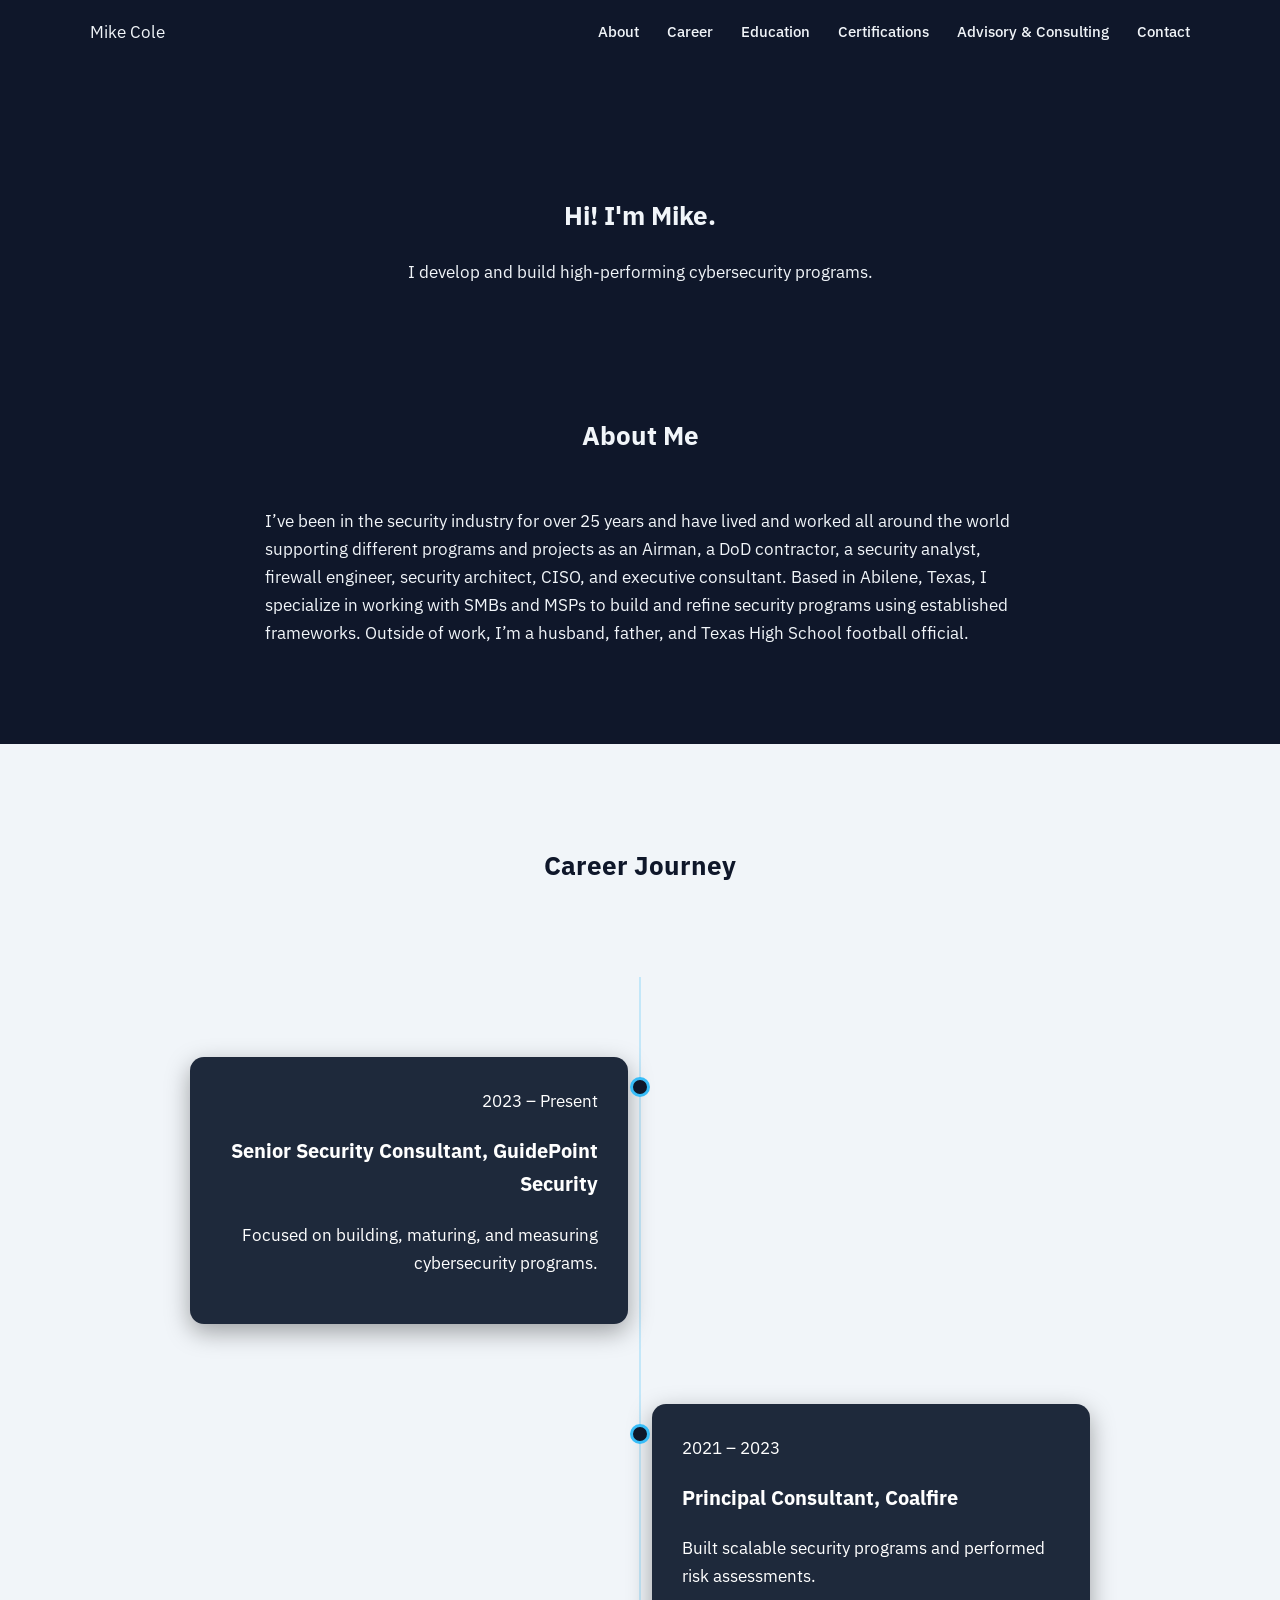
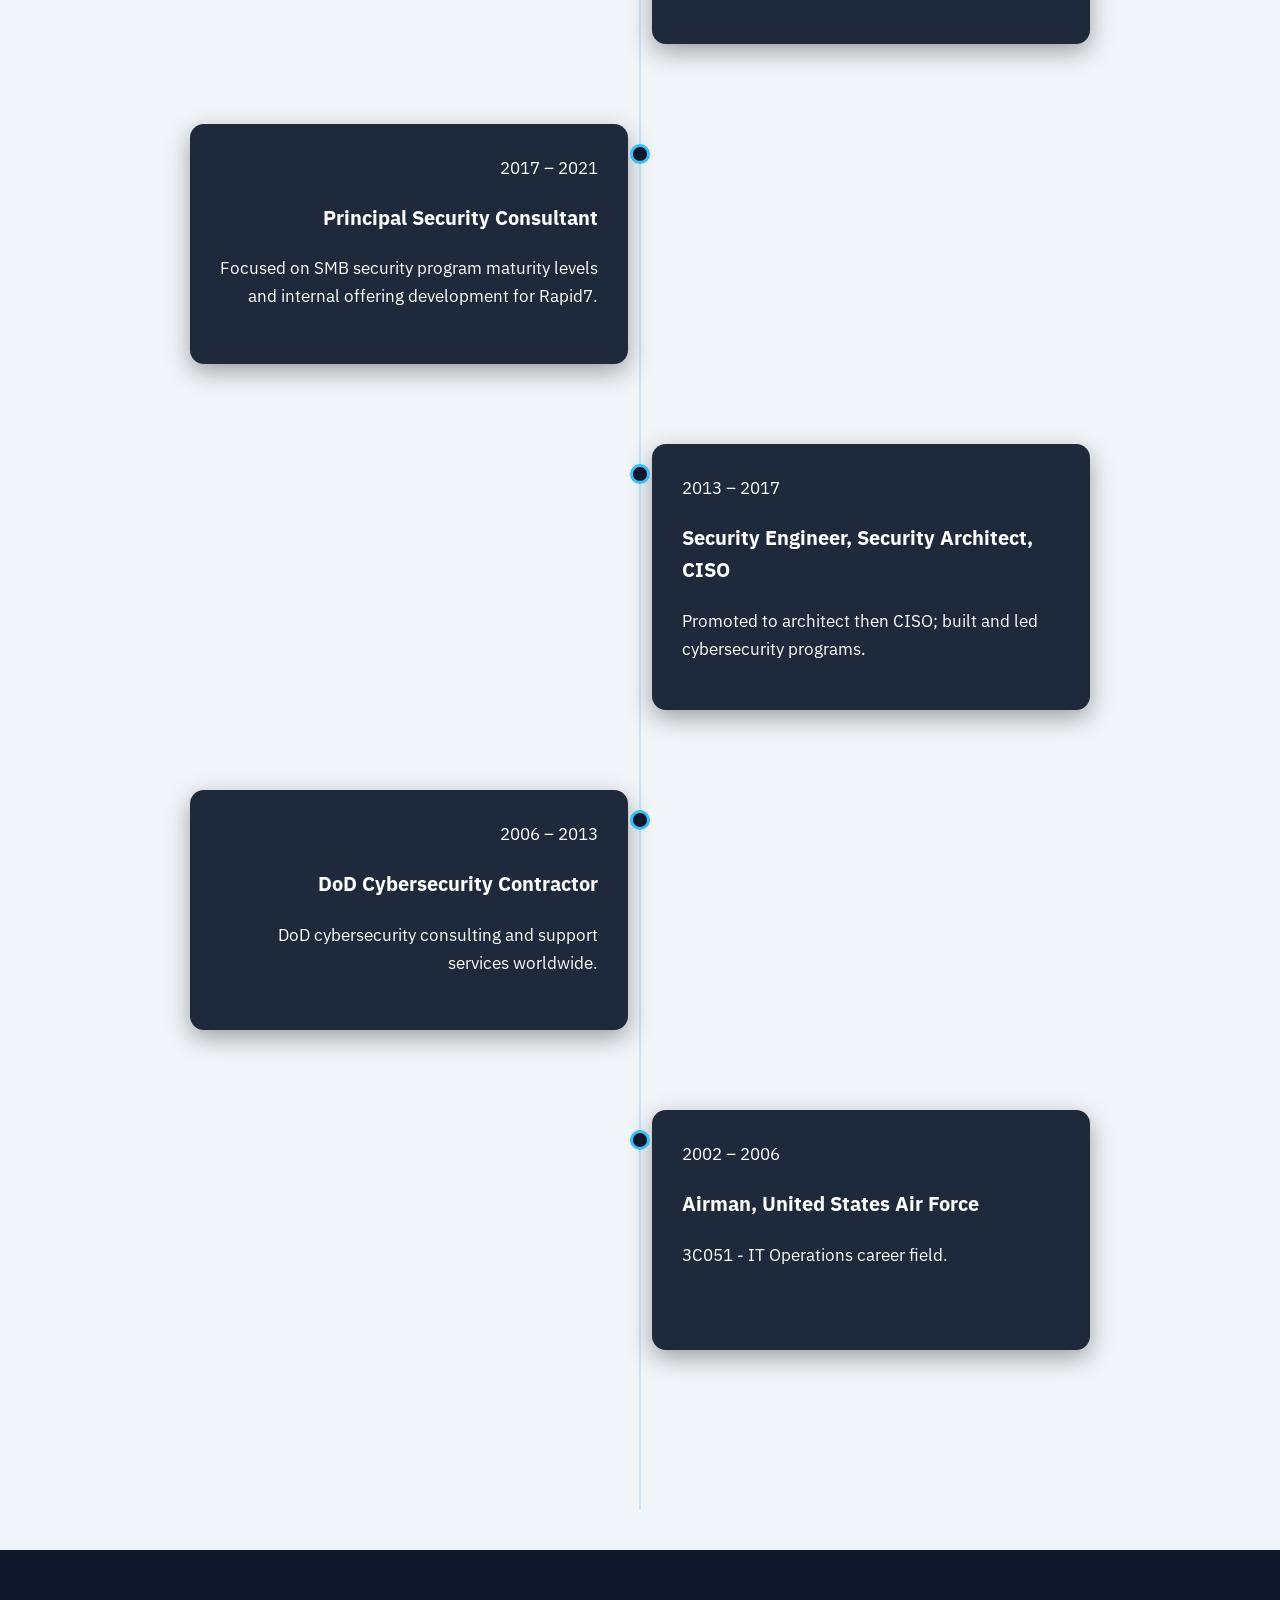
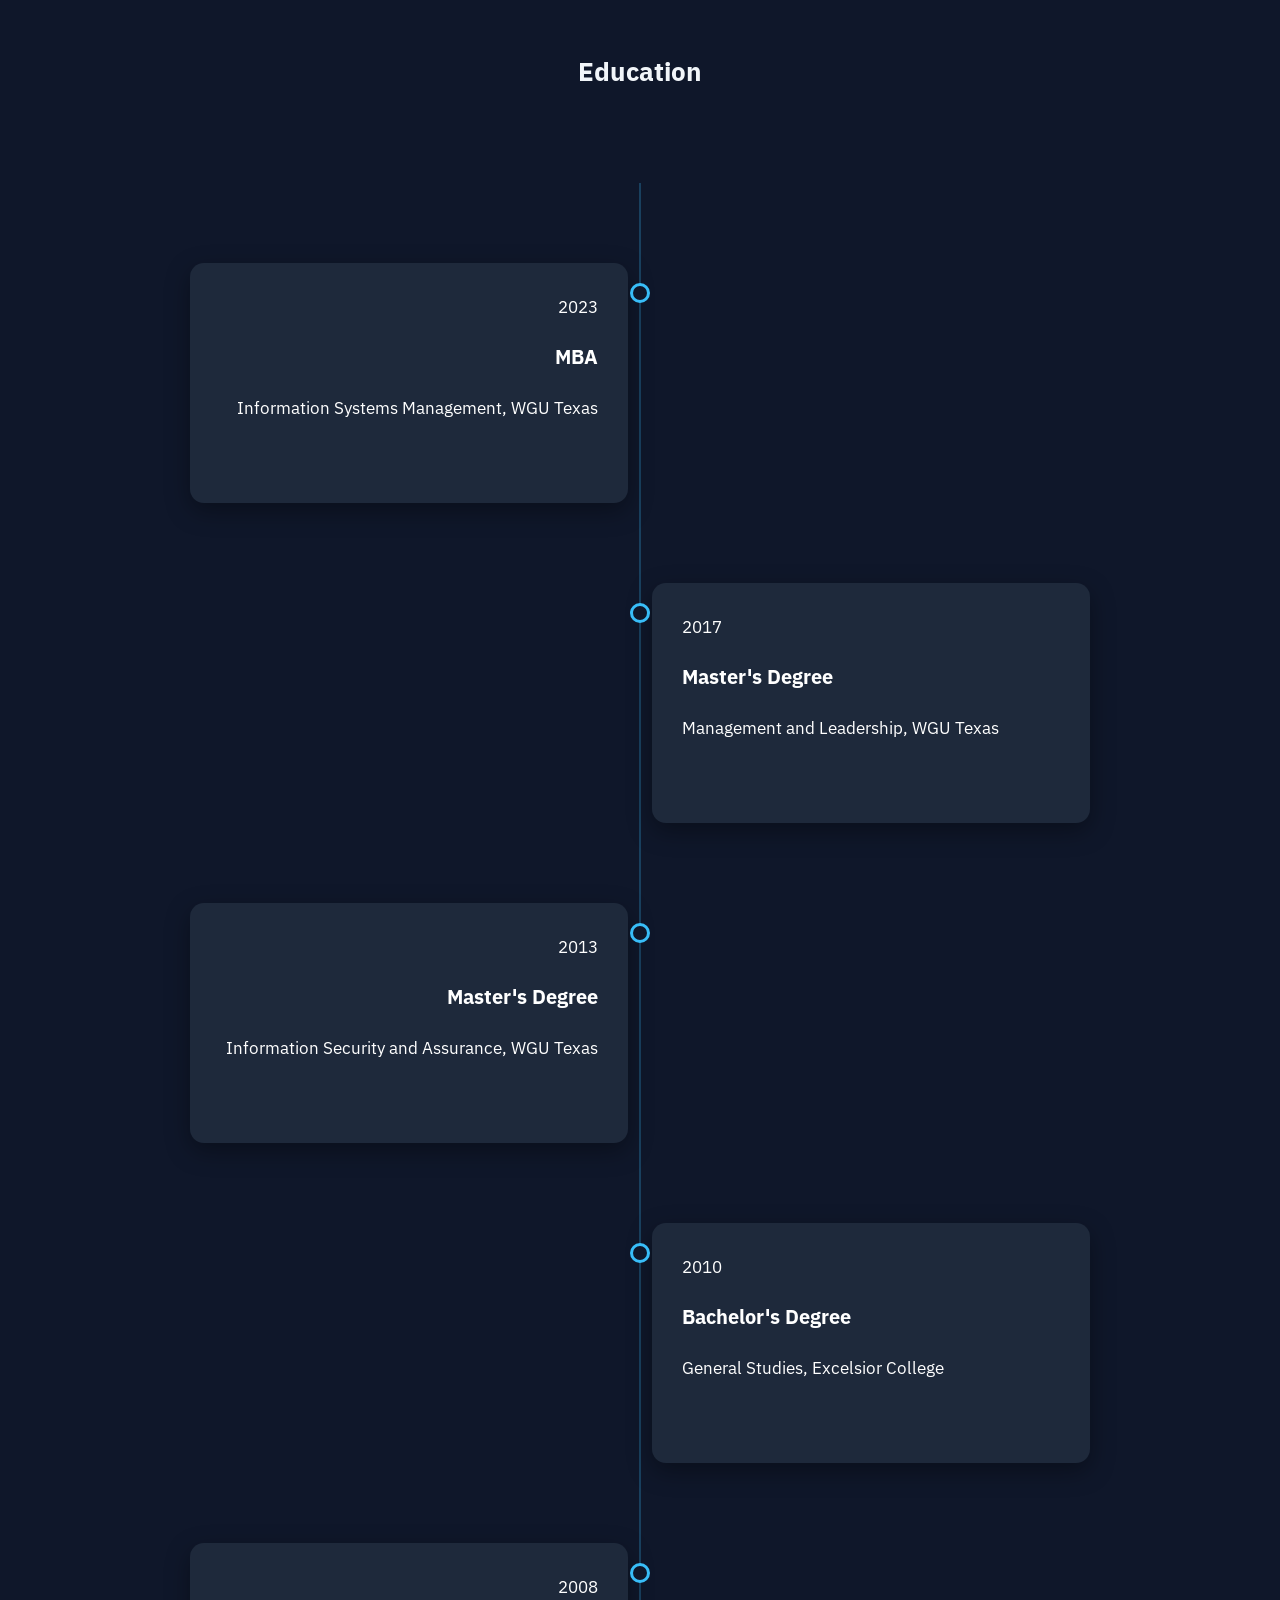
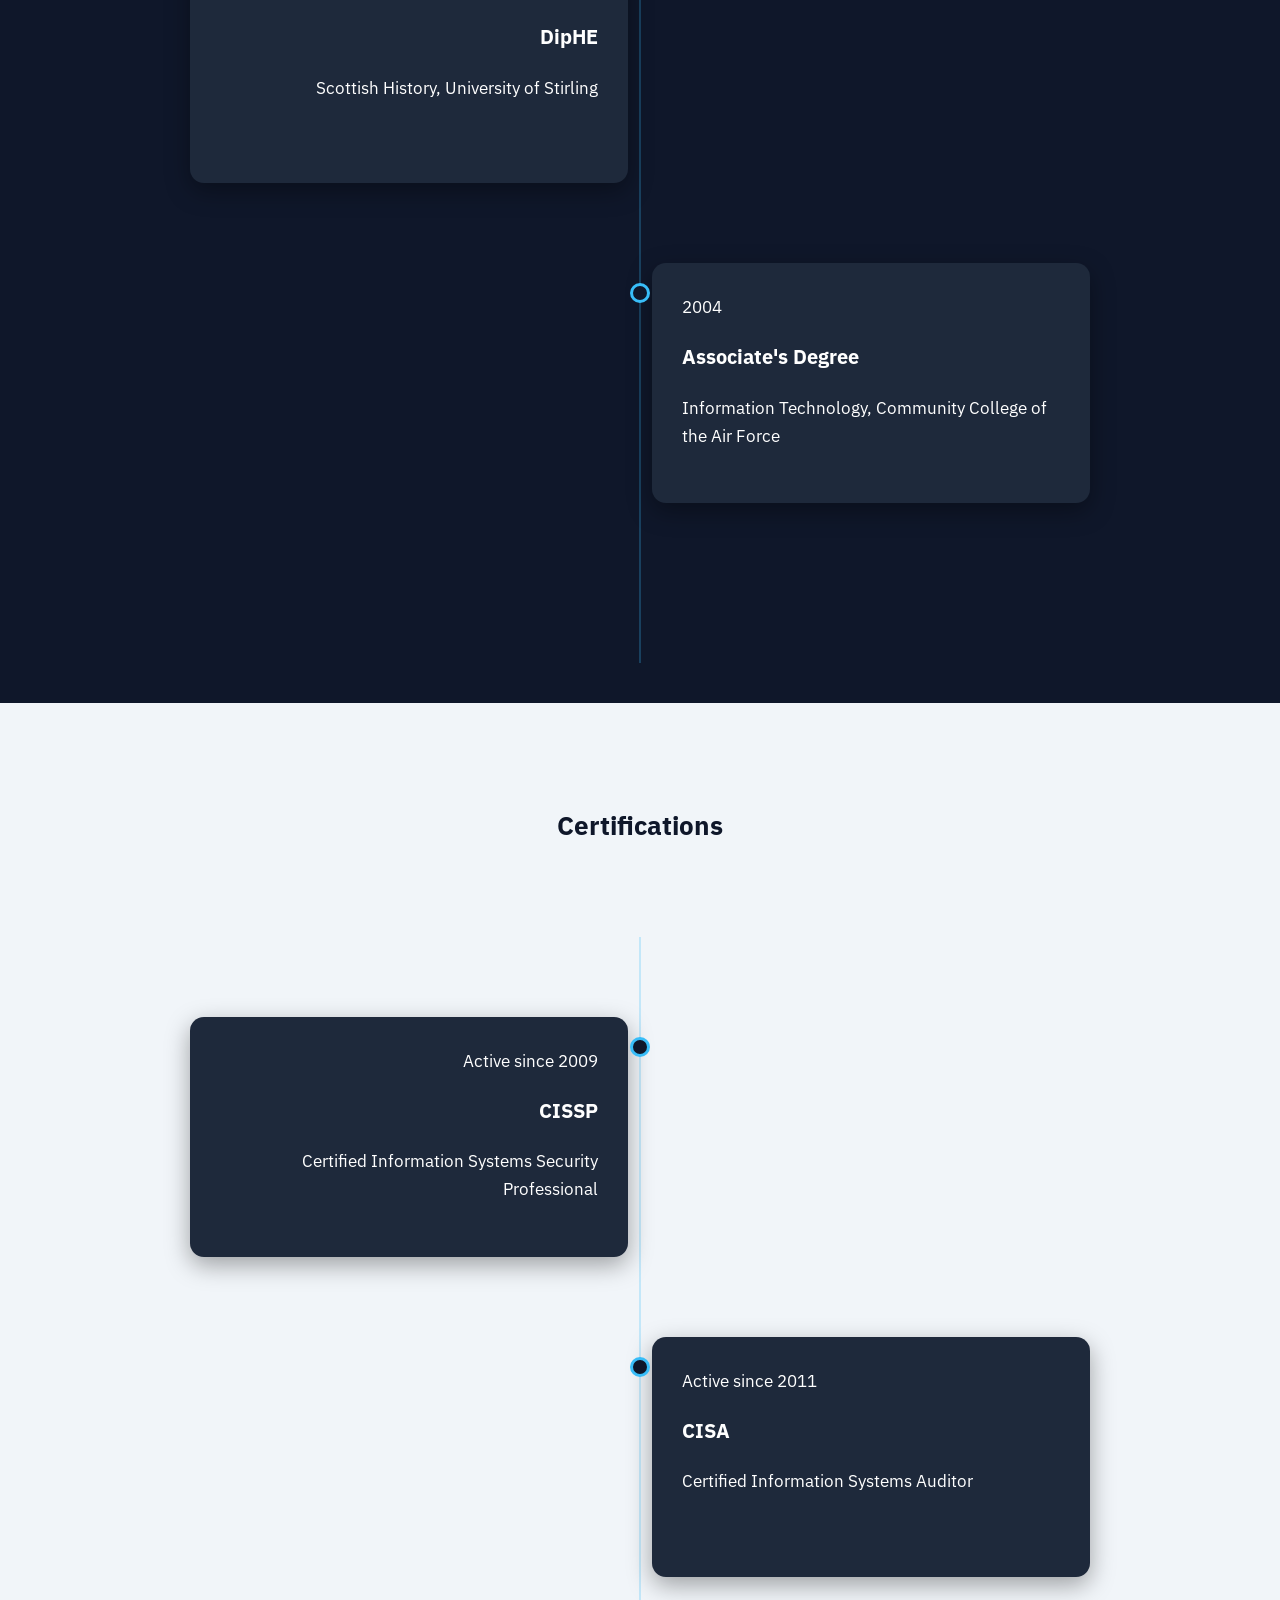
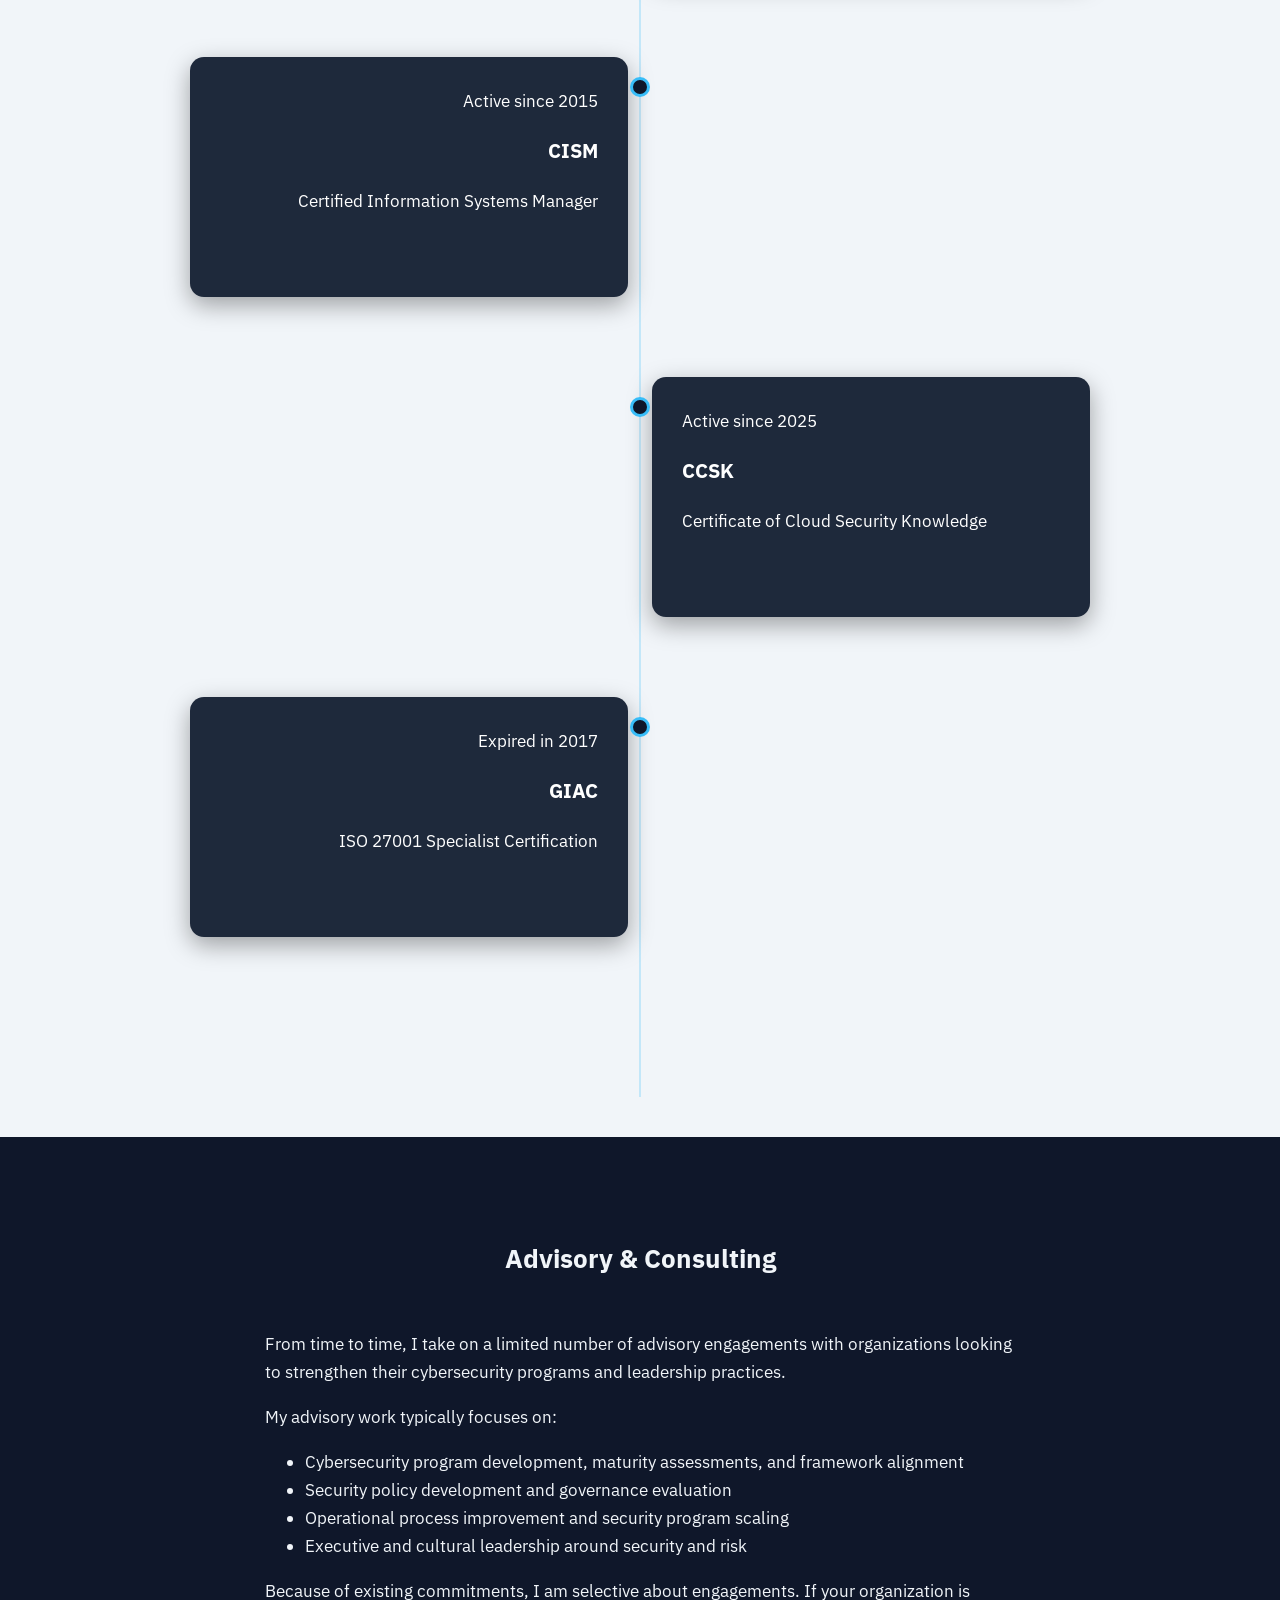
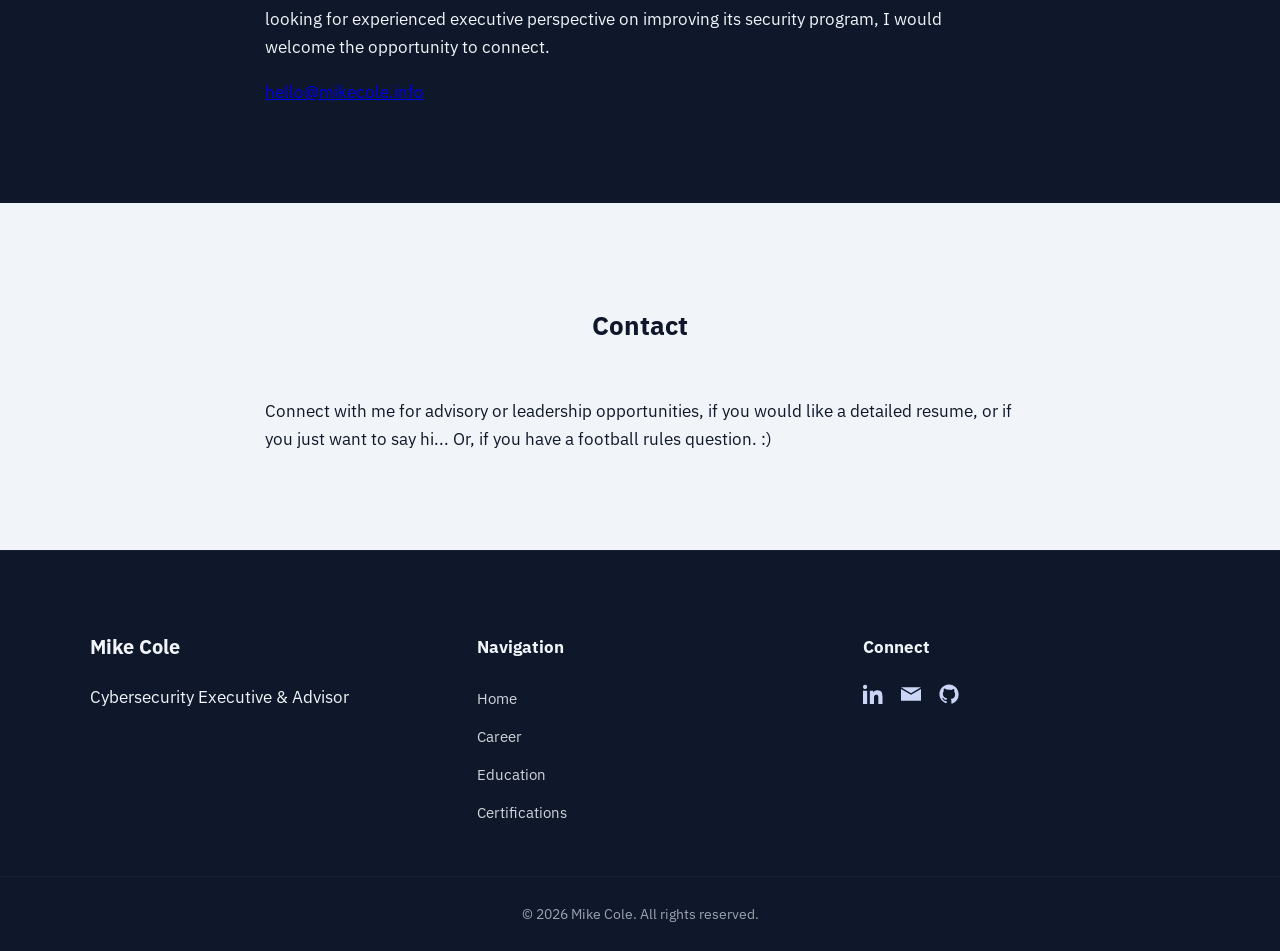
<file: index.html>
<!DOCTYPE html>
<html lang="en">

<head>
  <meta charset="UTF-8">
  <meta name="viewport" content="width=device-width, initial-scale=1.0">
  <title>Mike Cole | Cybersecurity Executive</title>

  <link rel="icon" type="image/png" href="favicon.png">

  <link href="https://fonts.googleapis.com/css2?family=IBM+Plex+Sans:wght@300;400;500;600&display=swap" rel="stylesheet">

  <link rel="stylesheet" href="style.css">
</head>

<body>

  <header class="nav">
    <div class="container nav-inner">

      <div class="logo">
        Mike Cole
      </div>

      <nav class="nav-links">
        <a href="#about">About</a>
        <a href="#timeline">Career</a>
        <a href="#education">Education</a>
        <a href="#certifications">Certifications</a>
        <a href="#services">Advisory & Consulting</a>
        <a href="#contact">Contact</a>
      </nav>

    </div>
  </header>


  <section class="hero">
    <div class="container narrow">

      <h1>Hi! I'm Mike.</h1>
      <p>I develop and build high-performing cybersecurity programs.</p>

    </div>
  </section>


  <section id="about" class="section dark">
    <div class="container narrow">

      <h2>About Me</h2>

      <p>
        I’ve been in the security industry for over 25 years and have lived and worked all around the world supporting
        different programs and projects as an Airman, a DoD contractor, a security analyst, firewall engineer, security
        architect, CISO, and executive consultant. Based in Abilene, Texas, I specialize in working with SMBs and MSPs
        to build and refine security programs using established frameworks. Outside of work, I’m a husband, father,
        and Texas High School football official.
      </p>

    </div>
  </section>


  <!-- CAREER -->
  <section id="timeline" class="section light">
    <div class="container">

      <h2>Career Journey</h2>

      <div class="timeline">

        <div class="timeline-row">
          <div class="timeline-card left">
            <span class="date">2023 – Present</span>
            <h3>Senior Security Consultant, GuidePoint Security</h3>
            <p>Focused on building, maturing, and measuring cybersecurity programs.</p>
          </div>
          <div></div>
          <div></div>
        </div>

        <div class="timeline-row">
          <div></div>
          <div></div>
          <div class="timeline-card right">
            <span class="date">2021 – 2023</span>
            <h3>Principal Consultant, Coalfire</h3>
            <p>Built scalable security programs and performed risk assessments.</p>
          </div>
        </div>

        <div class="timeline-row">
          <div class="timeline-card left">
            <span class="date">2017 – 2021</span>
            <h3>Principal Security Consultant</h3>
            <p>Focused on SMB security program maturity levels and internal offering development for Rapid7.</p>
          </div>
          <div></div>
          <div></div>
        </div>

        <div class="timeline-row">
          <div></div>
          <div></div>
          <div class="timeline-card right">
            <span class="date">2013 – 2017</span>
            <h3>Security Engineer, Security Architect, CISO</h3>
            <p>Promoted to architect then CISO; built and led cybersecurity programs.</p>
          </div>
        </div>

        <div class="timeline-row">
          <div class="timeline-card left">
            <span class="date">2006 – 2013</span>
            <h3>DoD Cybersecurity Contractor</h3>
            <p>DoD cybersecurity consulting and support services worldwide.</p>
          </div>
          <div></div>
          <div></div>
        </div>

        <div class="timeline-row">
          <div></div>
          <div></div>
          <div class="timeline-card right">
            <span class="date">2002 – 2006</span>
            <h3>Airman, United States Air Force</h3>
            <p>3C051 - IT Operations career field.</p>
          </div>
        </div>

      </div>
    </div>
  </section>


  <!-- EDUCATION -->
  <section id="education" class="section dark">
    <div class="container">

      <h2>Education</h2>

      <div class="timeline">

        <div class="timeline-row">
          <div class="timeline-card left">
            <span class="date">2023</span>
            <h3>MBA</h3>
            <p>Information Systems Management, WGU Texas</p>
          </div>
          <div></div>
          <div></div>
        </div>

        <div class="timeline-row">
          <div></div>
          <div></div>
          <div class="timeline-card right">
            <span class="date">2017</span>
            <h3>Master's Degree</h3>
            <p>Management and Leadership, WGU Texas</p>
          </div>
        </div>

        <div class="timeline-row">
          <div class="timeline-card left">
            <span class="date">2013</span>
            <h3>Master's Degree</h3>
            <p>Information Security and Assurance, WGU Texas</p>
          </div>
          <div></div>
          <div></div>
        </div>

        <div class="timeline-row">
          <div></div>
          <div></div>
          <div class="timeline-card right">
            <span class="date">2010</span>
            <h3>Bachelor's Degree</h3>
            <p>General Studies, Excelsior College</p>
          </div>
        </div>

        <div class="timeline-row">
          <div class="timeline-card left">
            <span class="date">2008</span>
            <h3>DipHE</h3>
            <p>Scottish History, University of Stirling</p>
          </div>
          <div></div>
          <div></div>
        </div>

        <div class="timeline-row">
          <div></div>
          <div></div>
          <div class="timeline-card right">
            <span class="date">2004</span>
            <h3>Associate's Degree</h3>
            <p>Information Technology, Community College of the Air Force</p>
          </div>
        </div>

      </div>
    </div>
  </section>


<!-- CERTIFICATIONS -->
<section id="certifications" class="section light">
  <div class="container">

    <h2>Certifications</h2>

    <div class="timeline">

      <div class="timeline-row">
        <div class="timeline-card left">
          <span class="date">Active since 2009</span>
          <h3>CISSP</h3>
          <p>Certified Information Systems Security Professional</p>
        </div>
        <div></div>
        <div></div>
      </div>

      <div class="timeline-row">
        <div></div>
        <div></div>
        <div class="timeline-card right">
          <span class="date">Active since 2011</span>
          <h3>CISA</h3>
          <p>Certified Information Systems Auditor</p>
        </div>
      </div>

      <div class="timeline-row">
        <div class="timeline-card left">
          <span class="date">Active since 2015</span>
          <h3>CISM</h3>
          <p>Certified Information Systems Manager</p>
        </div>
        <div></div>
        <div></div>
      </div>

      <div class="timeline-row">
        <div></div>
        <div></div>
        <div class="timeline-card right">
          <span class="date">Active since 2025</span>
          <h3>CCSK</h3>
          <p>Certificate of Cloud Security Knowledge</p>
        </div>
      </div>

      <div class="timeline-row">
        <div class="timeline-card left">
          <span class="date">Expired in 2017</span>
          <h3>GIAC</h3>
          <p>ISO 27001 Specialist Certification</p>
        </div>
        <div></div>
        <div></div>
      </div>

    </div>

  </div>
</section>


  <!-- SERVICES -->
  <section id="services" class="section">
    <div class="container narrow">

      <h2>Advisory & Consulting</h2>

      <p>
        From time to time, I take on a limited number of advisory engagements with organizations looking to
        strengthen their cybersecurity programs and leadership practices.
      </p>

      <p>My advisory work typically focuses on:</p>

      <ul>
        <li>Cybersecurity program development, maturity assessments, and framework alignment</li>
        <li>Security policy development and governance evaluation</li>
        <li>Operational process improvement and security program scaling</li>
        <li>Executive and cultural leadership around security and risk</li>
      </ul>

      <p>
        Because of existing commitments, I am selective about engagements. If your organization is looking for
        experienced executive perspective on improving its security program, I would welcome the opportunity
        to connect.
      </p>

      <p>
                <a href="mailto:hello@mikecole.info">hello@mikecole.info</a>
      </p>

    </div>
  </section>


  <!-- CONTACT -->
  <section id="contact" class="section light">
    <div class="container narrow">

      <h2>Contact</h2>

      <p>
        Connect with me for advisory or leadership opportunities, if you would like a detailed resume, 
        or if you just want to say hi... Or, if you have a football rules question. :)
      </p>

    </div>
  </section>


  <!-- FOOTER -->
  <footer class="site-footer">

    <div class="container footer-grid">

      <div class="footer-col">
        <h3 class="footer-name">Mike Cole</h3>
        <p class="footer-title">Cybersecurity Executive & Advisor</p>
      </div>

      <div class="footer-col">
        <h4 class="footer-heading">Navigation</h4>

        <ul class="footer-links">
          <li><a href="#">Home</a></li>
          <li><a href="#timeline">Career</a></li>
          <li><a href="#education">Education</a></li>
          <li><a href="#certifications">Certifications</a></li>
        </ul>
      </div>

      <div class="footer-col">
        <h4 class="footer-heading">Connect</h4>

        <div class="footer-social">

          <!-- LinkedIn -->
          <a href="https://www.linkedin.com/in/colemic" target="_blank">
            <svg viewBox="0 0 24 24" fill="currentColor">
              <path d="M4.98 3.5C4.98 4.88 3.87 6 2.49 6S0 4.88 0 3.5 1.11 1 2.49 1s2.49 1.12 2.49 2.5zM0 8h5v16H0V8zm7.5 0h4.7v2.2h.1c.7-1.3 2.4-2.6 4.9-2.6 5.2 0 6.2 3.4 6.2 7.8V24h-5v-7.3c0-1.7 0-3.9-2.4-3.9s-2.8 1.9-2.8 3.8V24h-5V8z"/>
            </svg>
          </a>

          <!-- Email -->
          <a href="mailto:hello@mikecole.info">
            <svg viewBox="0 0 24 24" fill="currentColor">
              <path d="M12 13L0 6V4l12 7 12-7v2l-12 7zm12-9H0c-1.1 0-2 .9-2 2v12c0 1.1.9 2 2 2h24c1.1 0 2-.9 2-2V6c0-1.1-.9-2-2-2z"/>
            </svg>
          </a>

          <!-- GitHub -->
          <a href="https://github.com/colemic2006" target="_blank">
            <svg viewBox="0 0 24 24" fill="currentColor">
              <path d="M12 .5C5.73.5.5 5.73.5 12c0 5.1 3.29 9.43 7.85 10.96.57.1.78-.25.78-.55v-2.1c-3.19.69-3.86-1.38-3.86-1.38-.52-1.32-1.27-1.67-1.27-1.67-1.04-.71.08-.7.08-.7 1.15.08 1.75 1.18 1.75 1.18 1.02 1.75 2.67 1.24 3.32.95.1-.74.4-1.24.73-1.53-2.55-.29-5.23-1.27-5.23-5.66 0-1.25.45-2.27 1.18-3.07-.12-.29-.51-1.47.11-3.07 0 0 .96-.31 3.15 1.17A10.9 10.9 0 0112 6.8c.97 0 1.95.13 2.87.39 2.19-1.48 3.15-1.17 3.15-1.17.62 1.6.23 2.78.11 3.07.73.8 1.18 1.82 1.18 3.07 0 4.4-2.68 5.36-5.24 5.65.41.36.77 1.07.77 2.15v3.19c0 .31.21.66.79.55A11.52 11.52 0 0023.5 12C23.5 5.73 18.27.5 12 .5z"/>
            </svg>
          </a>

        </div>
      </div>

    </div>

    <div class="footer-bottom">
      © 2026 Mike Cole. All rights reserved.
    </div>

  </footer>

  <script src="script.js"></script>

</body>
</html>
</file>
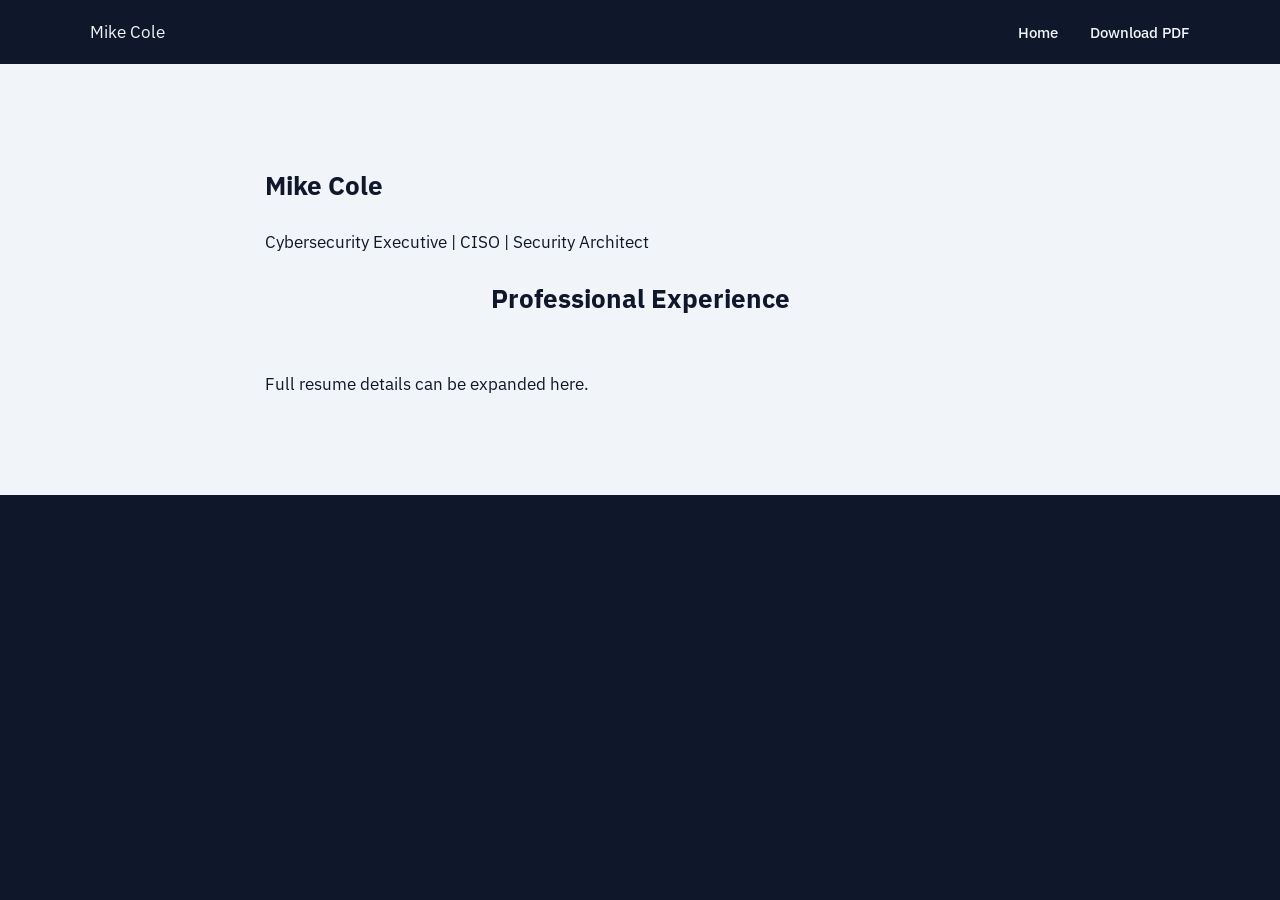
<file: resume.html>
<!DOCTYPE html>
<html lang="en">
<head>
<meta charset="UTF-8">
<meta name="viewport" content="width=device-width, initial-scale=1.0">
<title>Mike Cole | Resume</title>
<link rel="icon" type="image/png" href="favicon.png">
<link href="https://fonts.googleapis.com/css2?family=IBM+Plex+Sans:wght@300;400;500;600&display=swap" rel="stylesheet">
<link rel="stylesheet" href="style.css">
</head>

<body>

<header class="nav">
  <div class="container nav-inner">
    <div class="logo">Mike Cole</div>
    <nav>
      <a href="index.html">Home</a>
      <a href="#" onclick="window.print()" class="btn small">Download PDF</a>
    </nav>
  </div>
</header>

<section class="section light">
  <div class="container narrow">
    <h1>Mike Cole</h1>
    <p>Cybersecurity Executive | CISO | Security Architect</p>
    <h2>Professional Experience</h2>
    <p>Full resume details can be expanded here.</p>
  </div>
</section>

<script src="script.js"></script>
</body>
</html>
</file>
<file: style.css>
body {
  margin: 0;
  font-family: 'IBM Plex Sans', sans-serif;
  font-size: 17px;
  background: #0f172a;
  color: #f1f5f9;
  line-height: 1.65;
}

.container {
  width: 90%;
  max-width: 1100px;
  margin: auto;
}

.narrow {
  max-width: 750px;
}


/* ================= NAVIGATION ================= */

.nav {
  padding: 18px 0;
  background: #0f172a;
}

.nav-inner {
  display: flex;
  justify-content: space-between;
  align-items: center;
}

.nav-links {
  display: flex;
  align-items: center;
}

.nav a {
  color: #f1f5f9;
  margin-left: 28px;
  text-decoration: none;
  font-weight: 500;
  font-size: 0.95rem;
}


/* ================= HERO ================= */

.hero {
  padding: 110px 0 10px 0;
  text-align: center;
}


/* ================= SECTIONS ================= */

.section {
  padding: 80px 0;
}

.section.light {
  background: #f1f5f9;
  color: #0f172a;
}

.section.dark {
  background: #0f172a;
  color: #f1f5f9;
}

.section h2 {
  text-align: center;
  margin-bottom: 50px;
}


/* ================= TIMELINE ================= */

.timeline {
  position: relative;
  max-width: 900px;
  margin: auto;
  padding: 40px 0;
}

.timeline::before {
  content: "";
  position: absolute;
  left: 50%;
  width: 2px;
  height: 100%;
  background: rgba(56, 189, 248, 0.25);
  transform: translateX(-50%);
}

.timeline-row {
  position: relative;
  width: 100%;
  margin: 80px 0;
  display: flex;
}

.timeline-row::after {
  content: "";
  position: absolute;
  left: 50%;
  top: 20px;
  width: 14px;
  height: 14px;
  background: #0f172a;
  border: 3px solid #38bdf8;
  border-radius: 50%;
  transform: translateX(-50%);
}

.timeline-card {
  background: #1e293b;
  padding: 30px;
  border-radius: 14px;
  width: 42%;
  min-height: 180px;
  box-shadow: 0 8px 25px rgba(0, 0, 0, 0.35);
}

.timeline-card.left {
  margin-right: auto;
  text-align: right;
}

.timeline-card.right {
  margin-left: auto;
  text-align: left;
}

.timeline-card,
.timeline-card h3,
.timeline-card p,
.timeline-card span {
  color: #ffffff;
}


/* ================= FOOTER ================= */

.site-footer {
  padding: 60px 0 0 0;
  border-top: 1px solid rgba(255, 255, 255, 0.05);
}


/* Grid layout */

.footer-grid {
  display: grid;
  grid-template-columns: 1fr 1fr 1fr;
  gap: 60px;
  padding-bottom: 40px;
}


/* Left align */

.footer-col {
  text-align: left;
}


/* Navigation links */

.footer-links {
  list-style: none;
  padding: 0;
  margin: 0;
}

.footer-links li {
  margin-bottom: 10px;
}

.footer-links a {
  text-decoration: none;
  color: #d1d5db;
  font-size: 0.95rem;
}

.footer-links a:hover {
  color: #38bdf8;
}


/* ================= SOCIAL ICONS ================= */

.footer-social {
  display: flex;
  gap: 18px;
  margin-top: 10px;
}

.footer-social a {
  color: #cbd5f5;
  display: flex;
  align-items: center;
  justify-content: center;
  transition: color 0.2s ease, transform 0.2s ease;
}

.footer-social a:hover {
  color: #38bdf8;
  transform: translateY(-2px);
}

.footer-social svg {
  width: 20px;
  height: 20px;
}


/* ================= FOOTER BOTTOM ================= */

.footer-bottom {
  text-align: center;
  padding: 25px 0;
  border-top: 1px solid rgba(255, 255, 255, 0.05);
  font-size: 0.9rem;
  color: #9ca3af;
}
</file>
